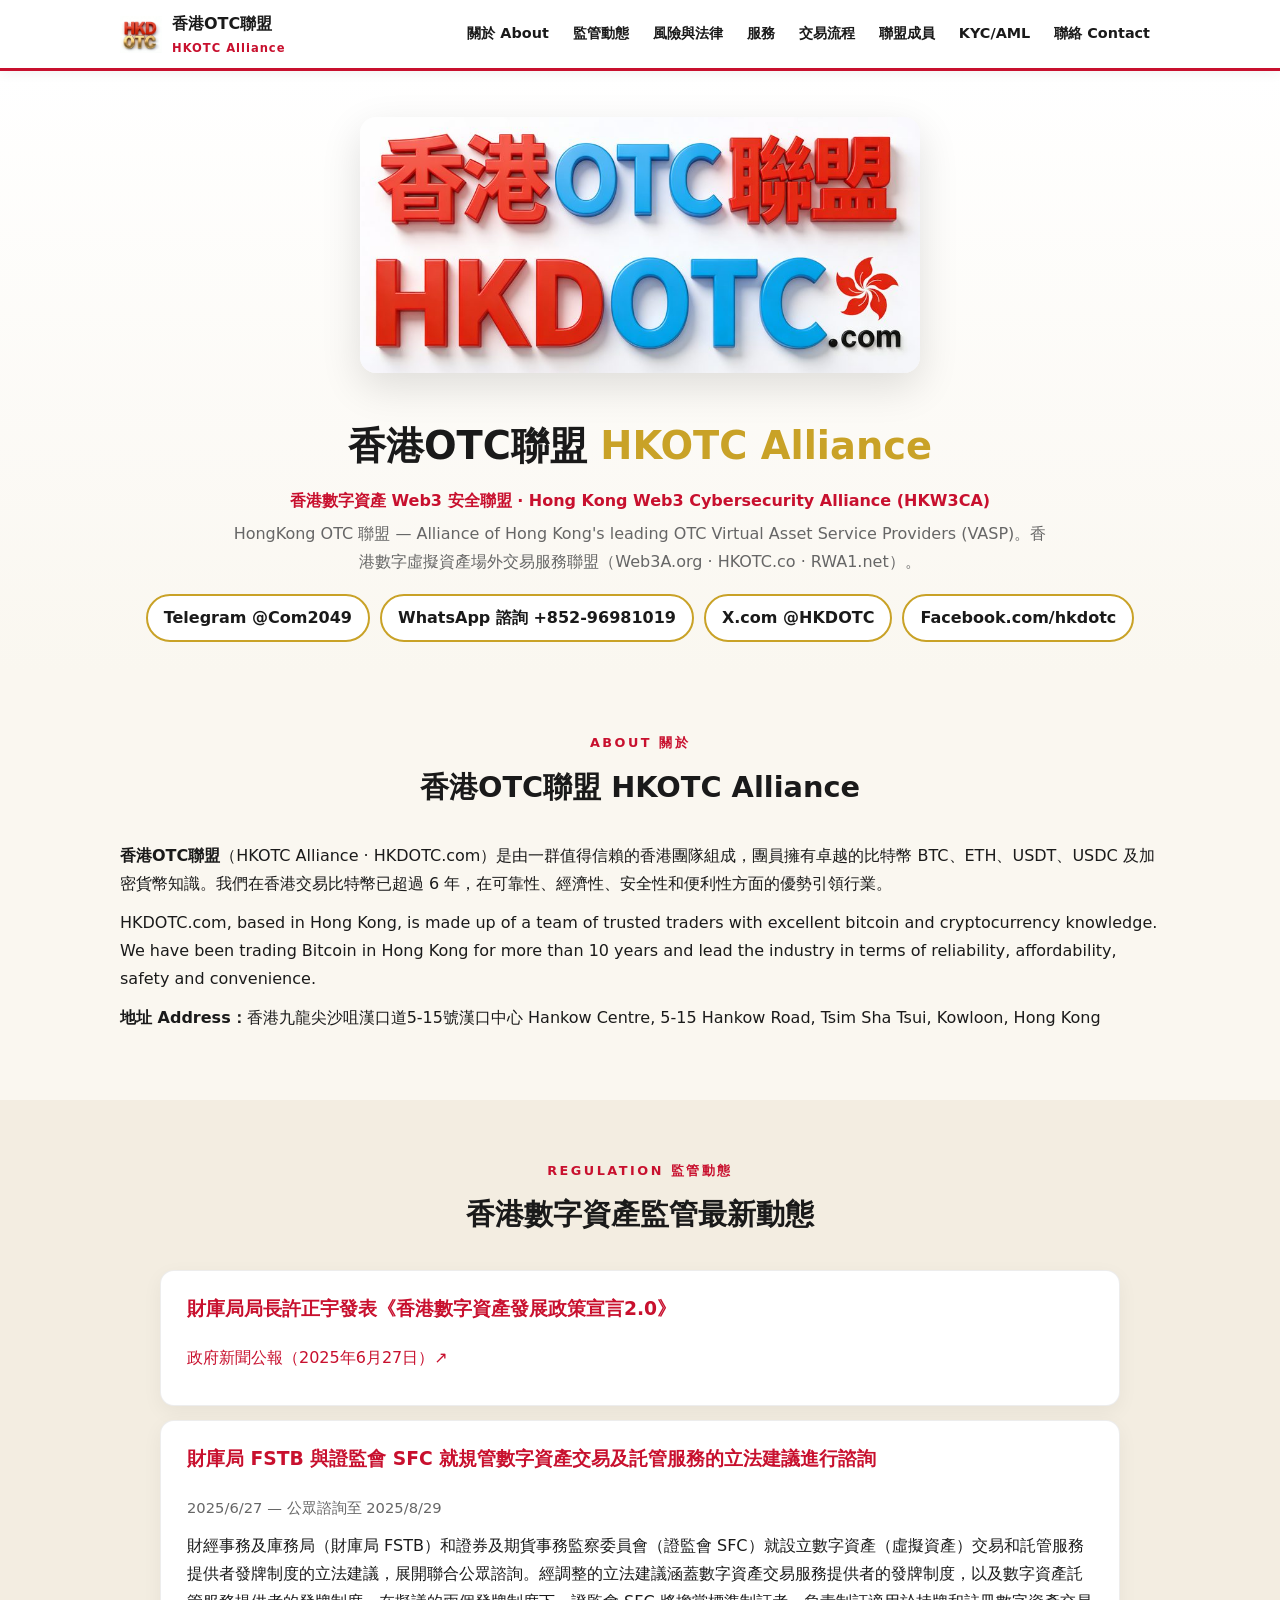
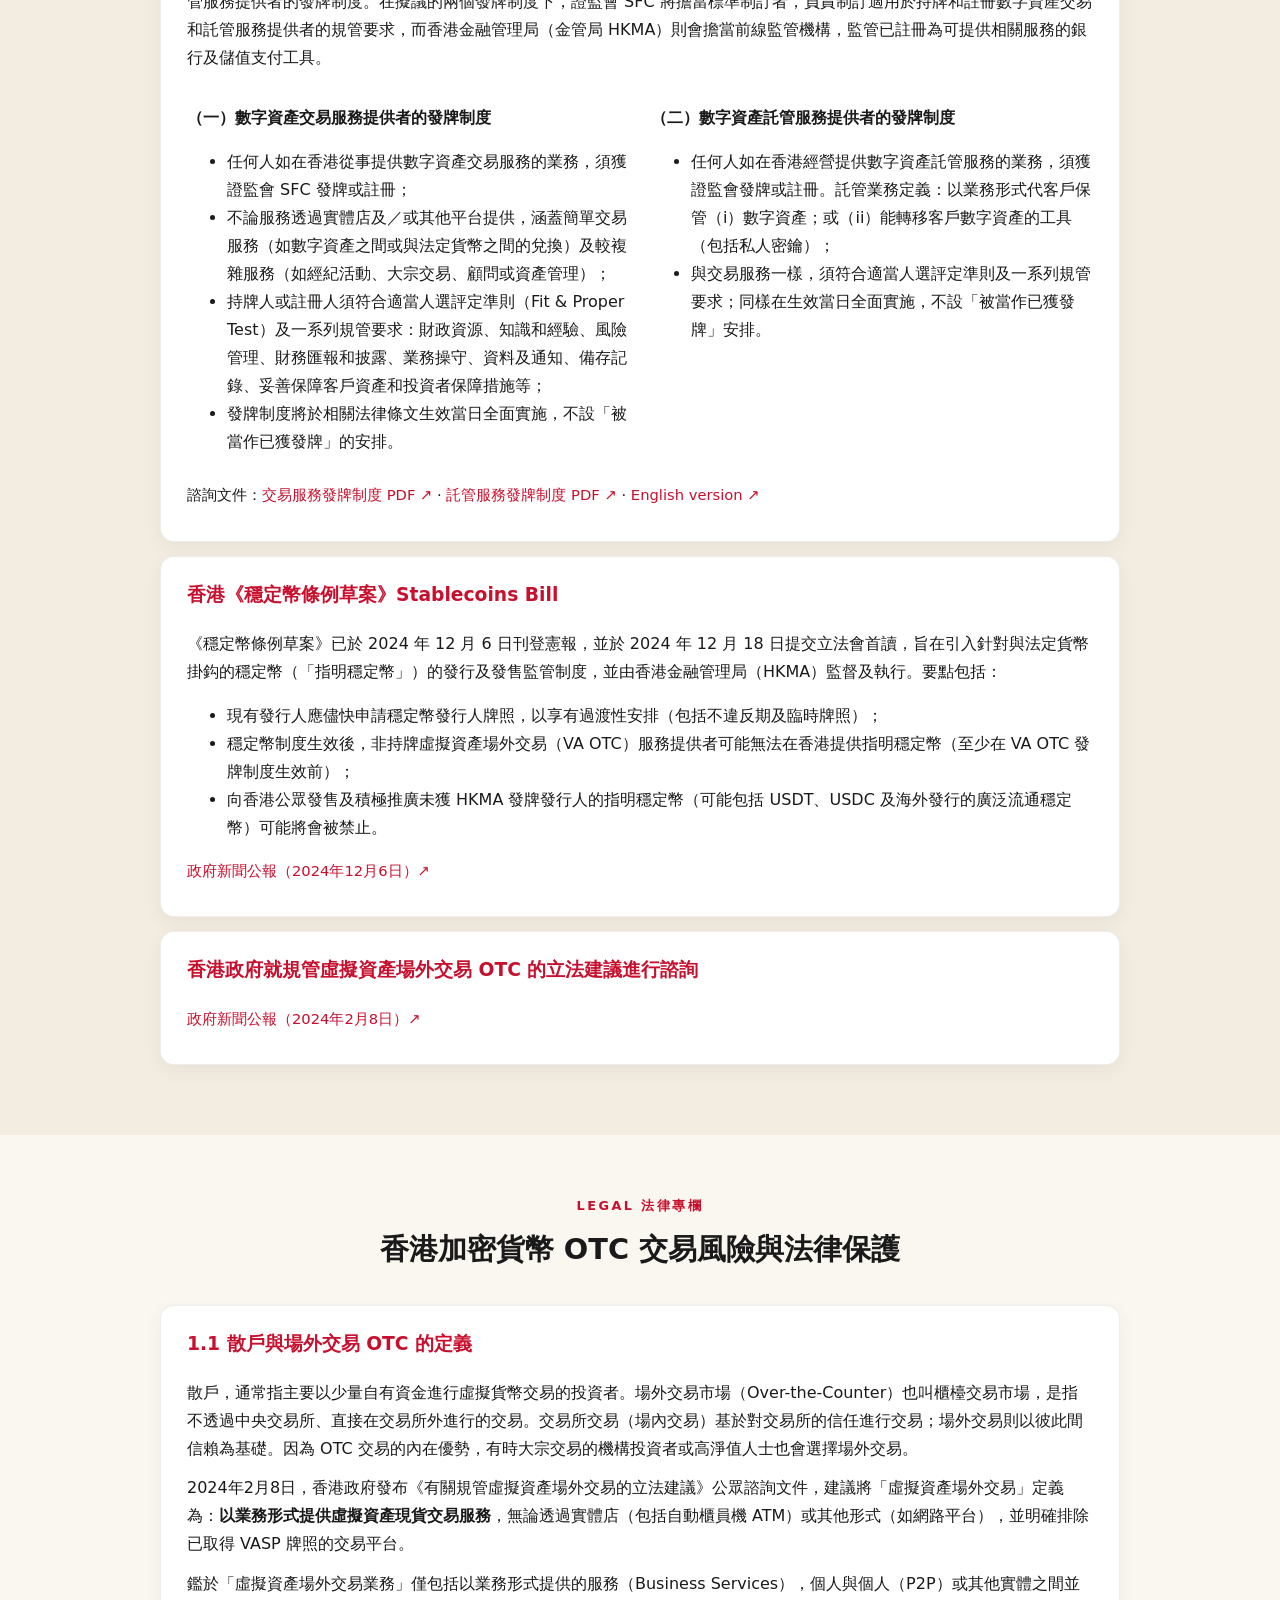
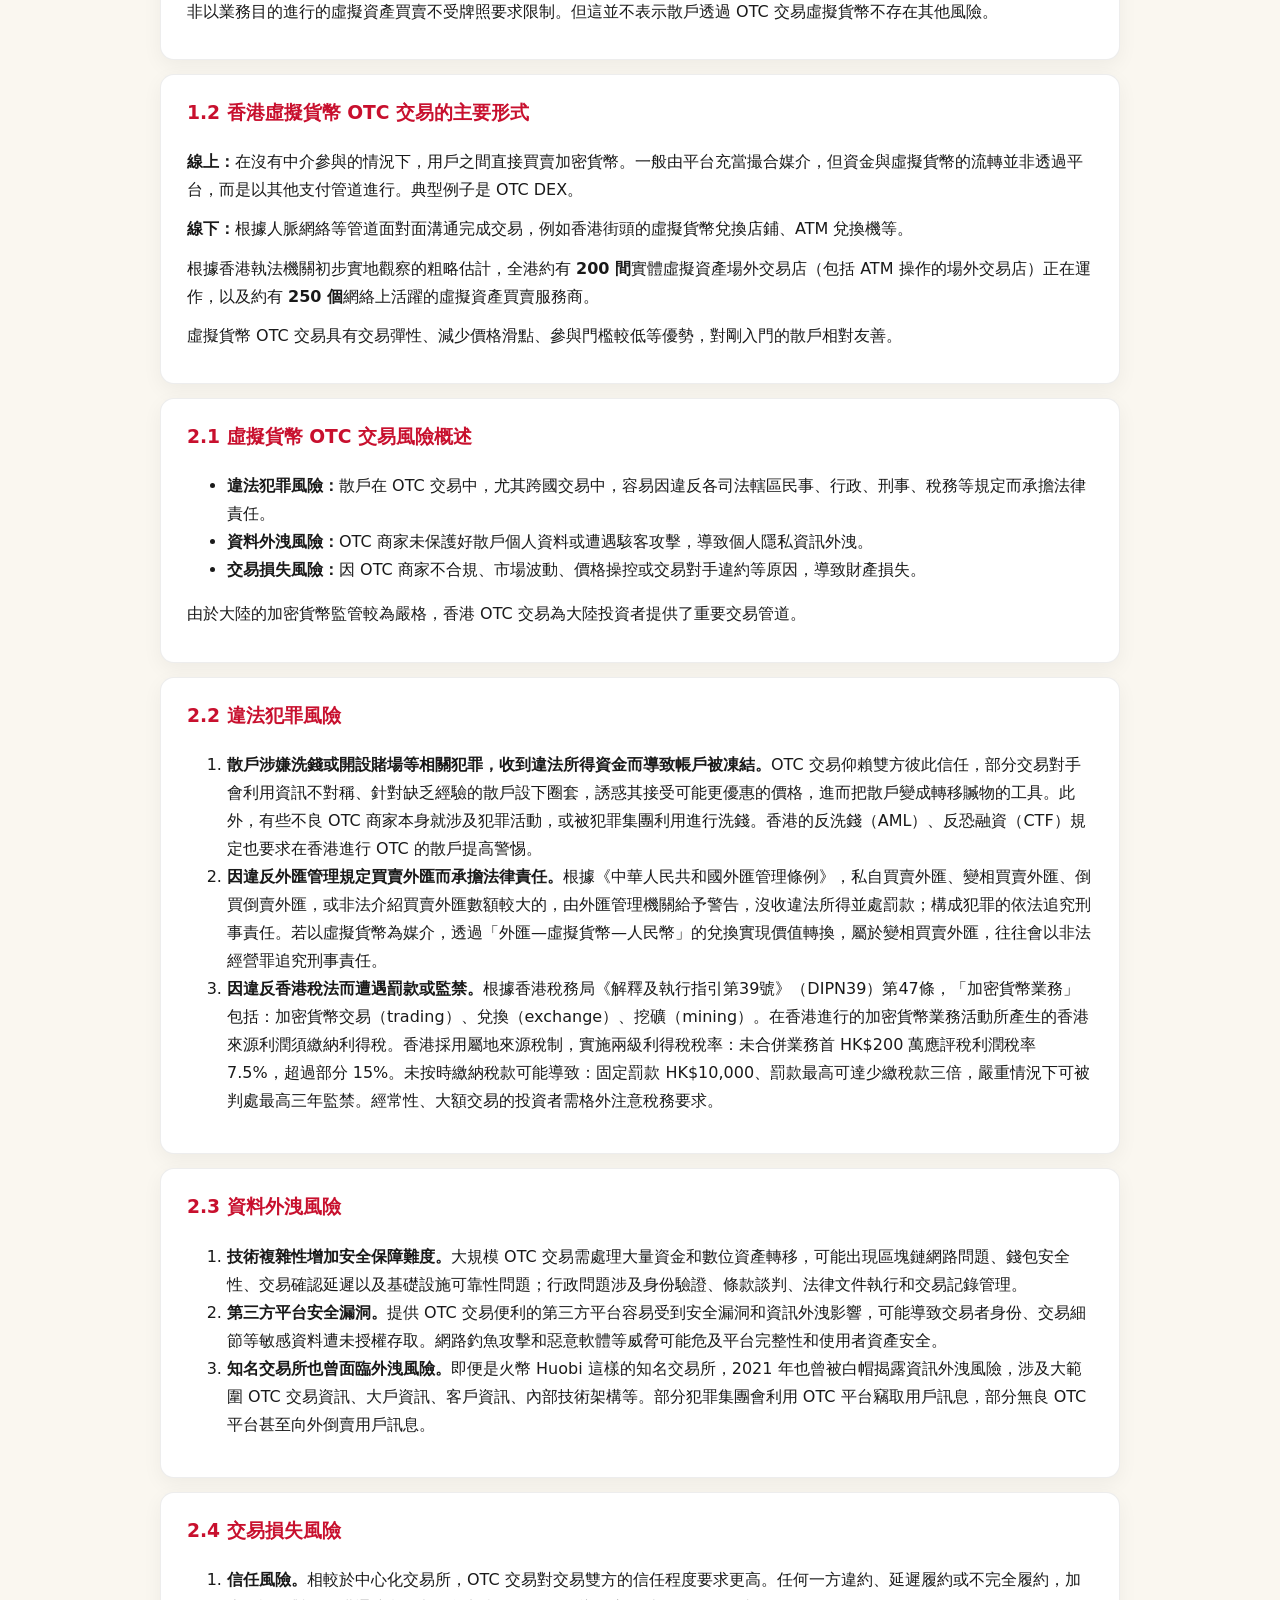
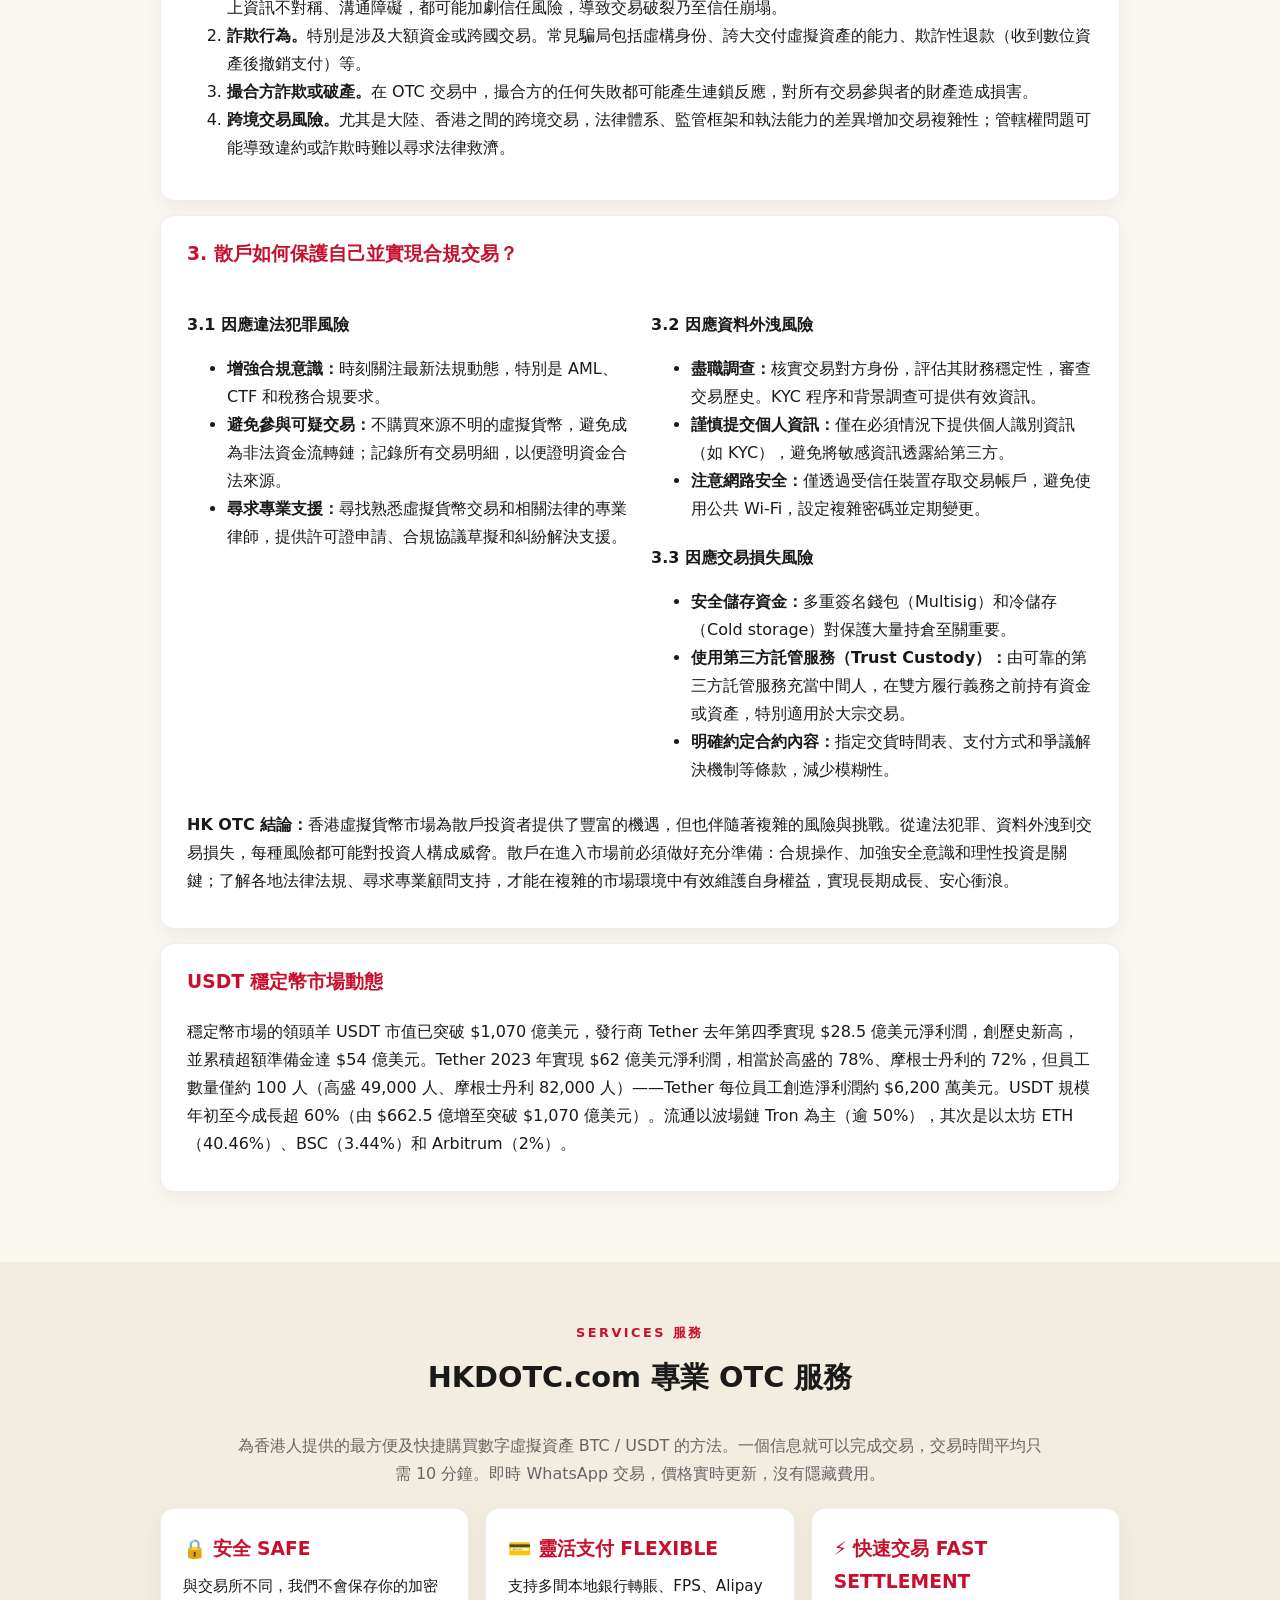
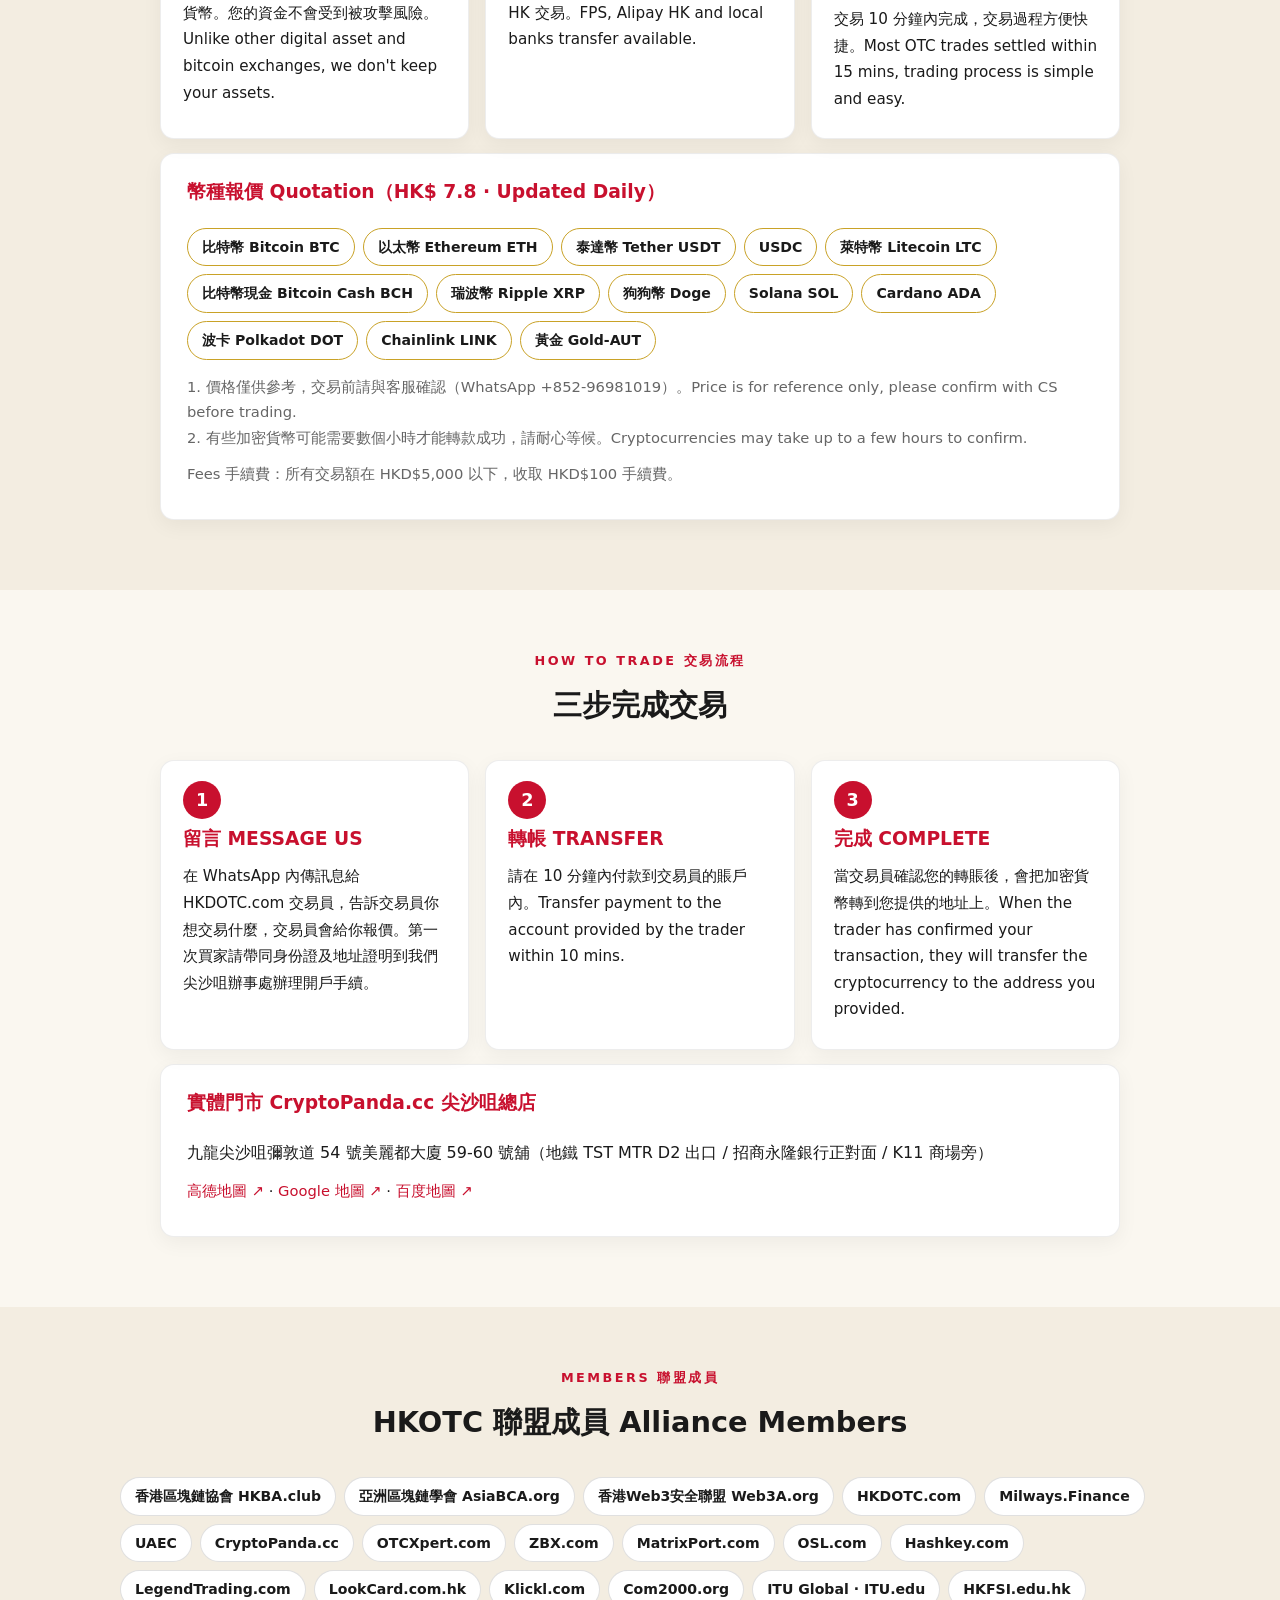
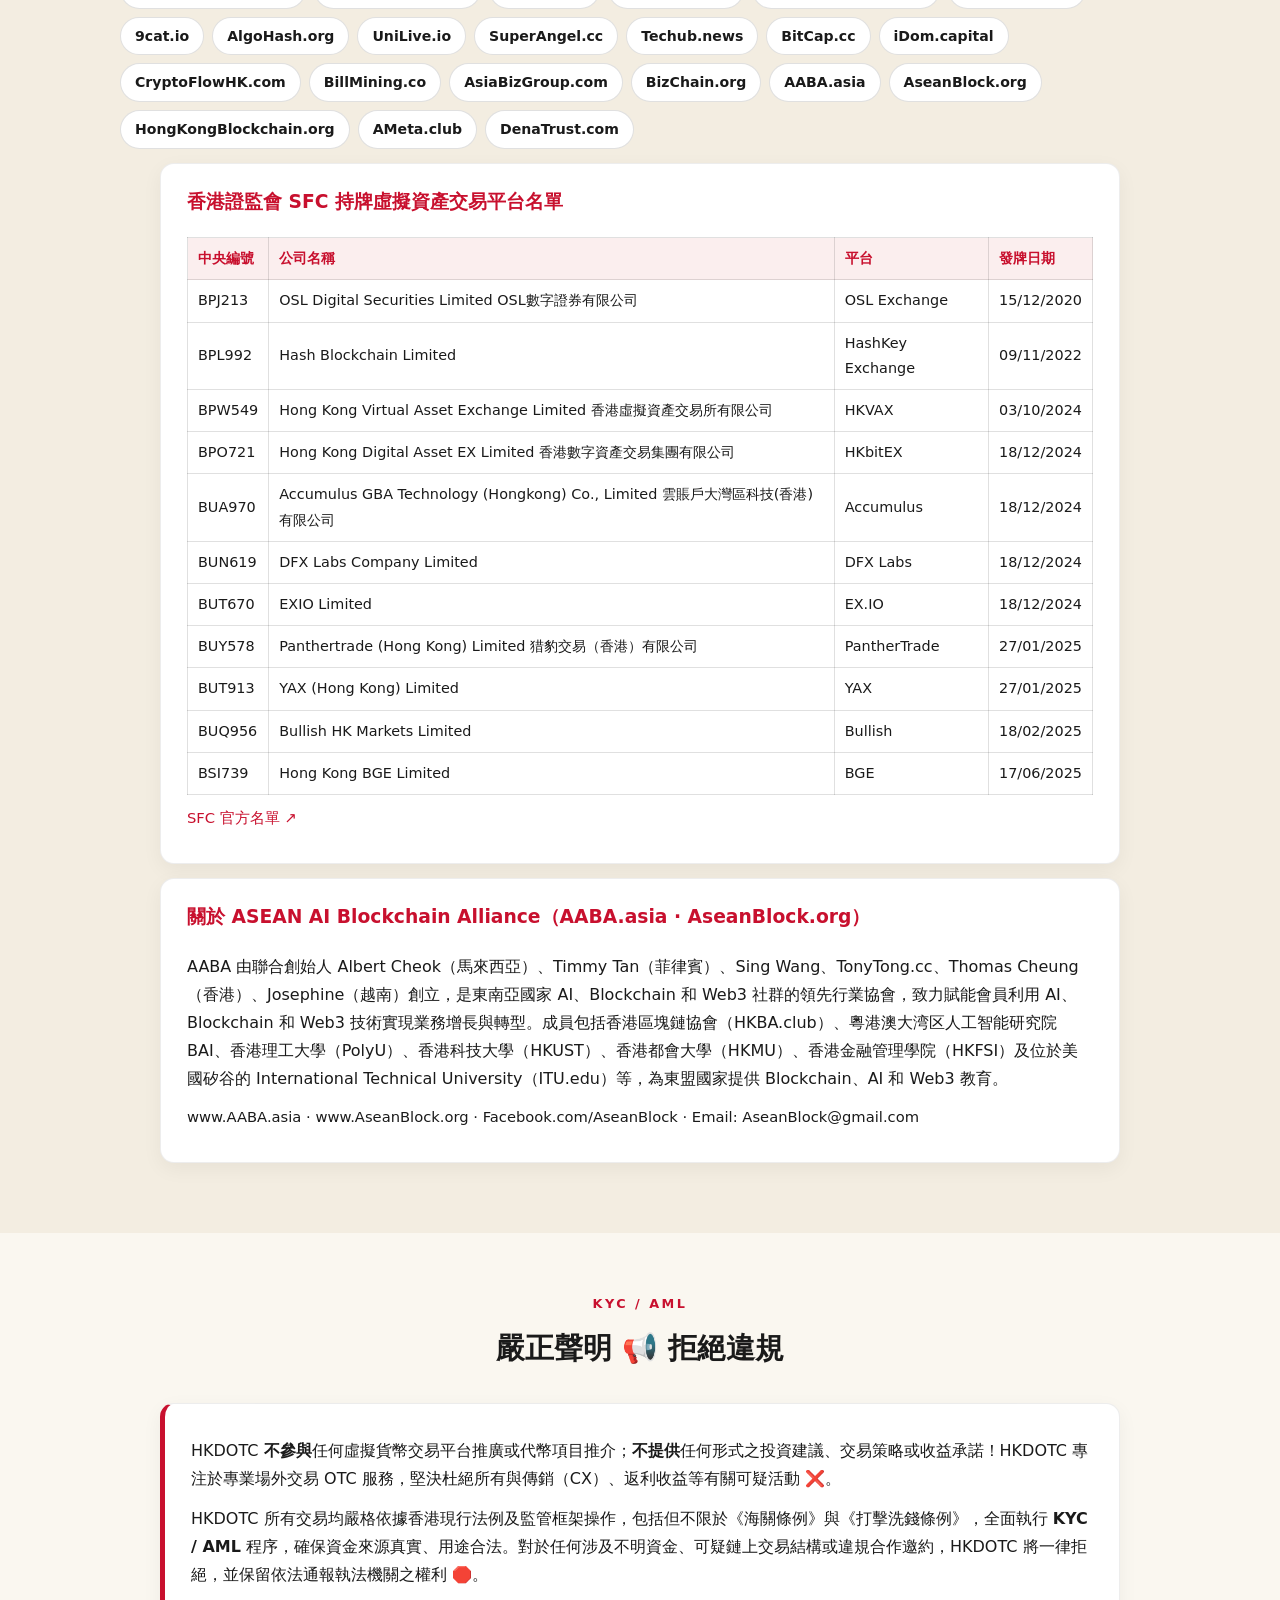
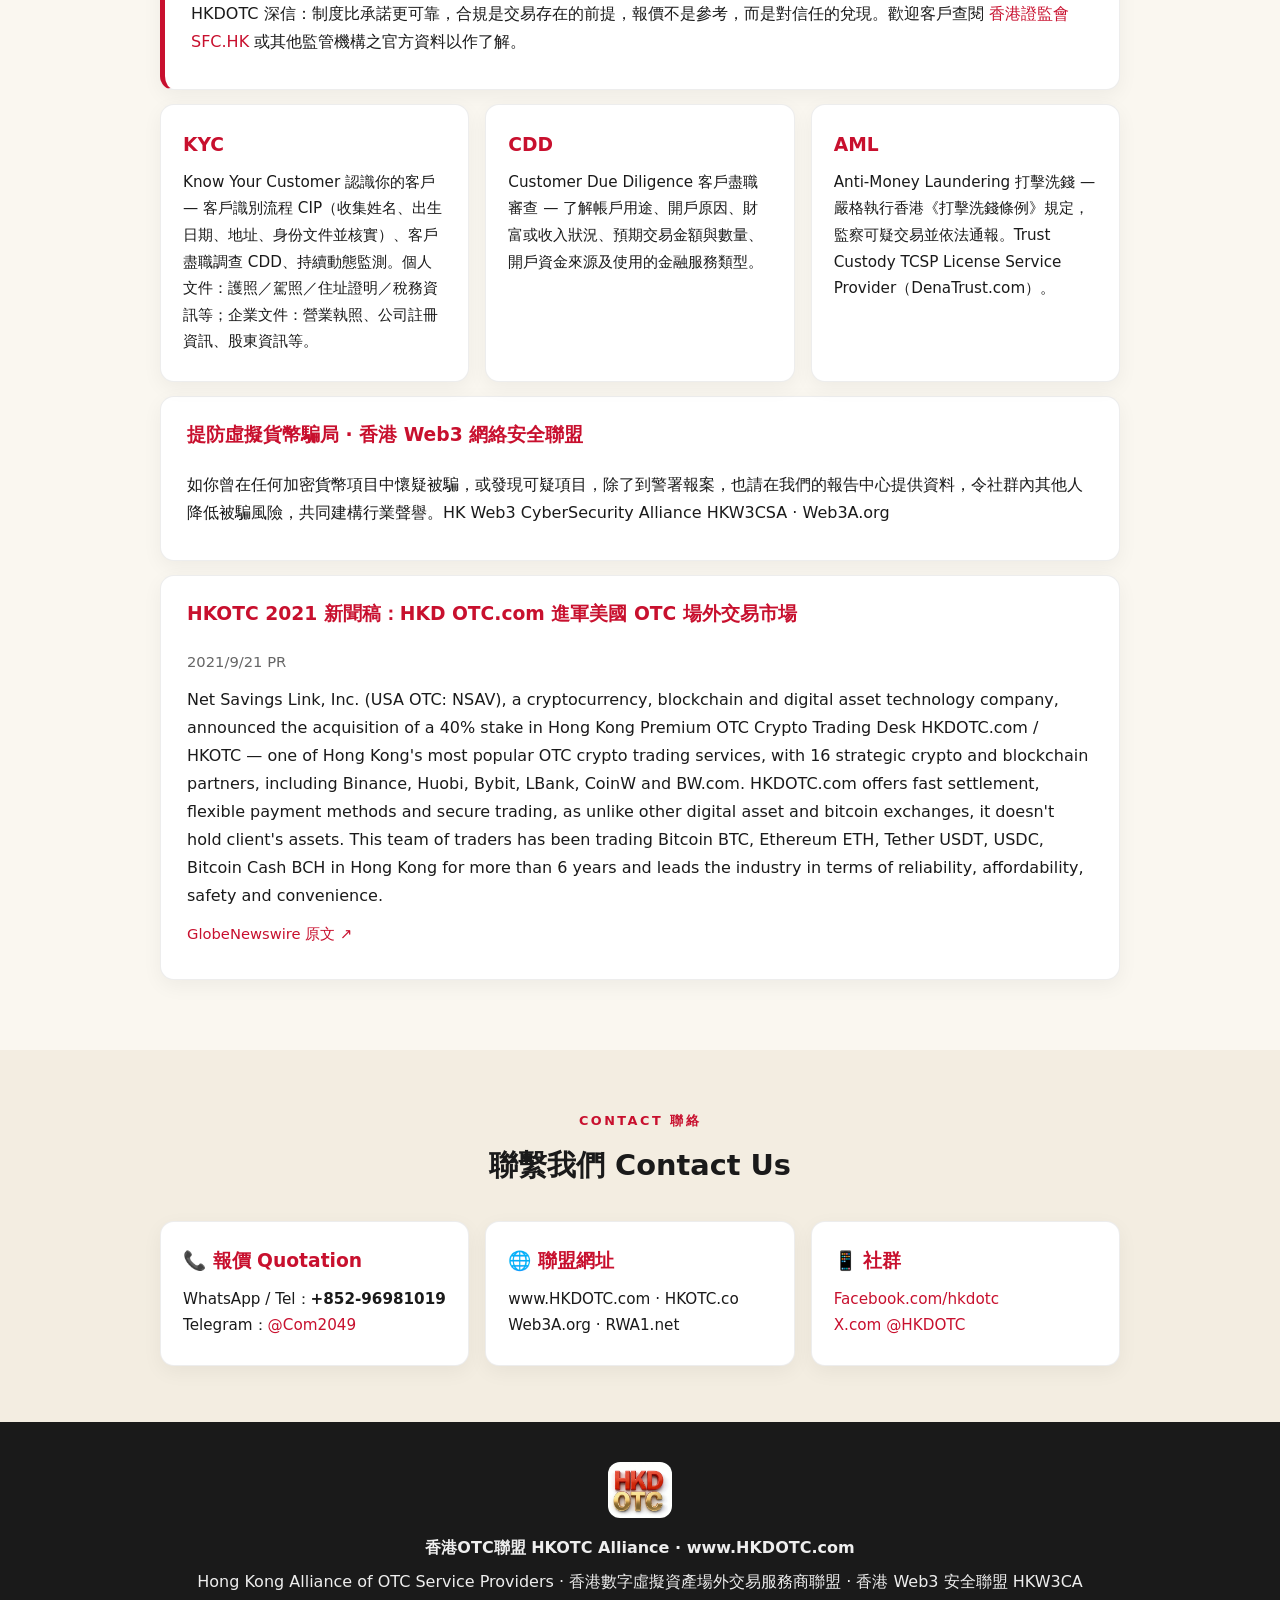
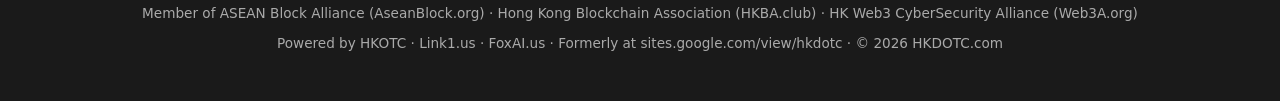
<file: index.html>
<!DOCTYPE html>
<html lang="zh-Hant">
<head>
<meta charset="UTF-8" />
<meta name="viewport" content="width=device-width, initial-scale=1.0" />
<title>香港OTC聯盟 HKOTC Alliance — 香港數字資產 Web3 安全聯盟 | HKDOTC.com</title>
<meta name="description" content="香港OTC聯盟 HKDOTC.com — 香港數字虛擬資產場外交易(OTC)服務商聯盟、香港Web3安全聯盟 HKW3CA。BTC/USDT/USDC 場外交易、KYC/AML 合規、SFC 監管動態。Hong Kong OTC Alliance for digital asset service providers." />
<meta property="og:title" content="香港OTC聯盟 HKOTC Alliance — HKDOTC.com" />
<meta property="og:description" content="香港數字虛擬資產場外交易服務商聯盟 · 香港 Web3 安全聯盟。Alliance of Hong Kong's leading OTC Virtual Asset Service Providers." />
<meta property="og:type" content="website" />
<meta property="og:url" content="https://hkdotc.com/" />
<meta property="og:image" content="https://hkdotc.com/assets/img/75d8f877d2.jpg" />
<meta property="og:site_name" content="HKDOTC.com 香港OTC聯盟" />
<link rel="canonical" href="https://hkdotc.com/" />
<link rel="icon" type="image/jpeg" href="assets/img/5bba947a49.jpg" />
<link rel="stylesheet" href="assets/css/style.css" />
<script type="application/ld+json">
{
  "@context": "https://schema.org",
  "@type": "Organization",
  "name": "香港OTC聯盟 HKOTC Alliance",
  "alternateName": "Hong Kong OTC Alliance",
  "url": "https://hkdotc.com/",
  "logo": "https://hkdotc.com/assets/img/5bba947a49.jpg",
  "description": "香港數字資產 Web3 安全聯盟 — Alliance of Hong Kong's leading OTC Virtual Asset Service Providers (VASP). HK Web3 Cybersecurity Alliance HKW3CA.",
  "address": {
    "@type": "PostalAddress",
    "streetAddress": "Hankow Centre, 5-15 Hankow Road",
    "addressLocality": "Tsim Sha Tsui, Kowloon",
    "addressCountry": "HK"
  },
  "sameAs": [
    "https://x.com/hkdotc",
    "https://Facebook.com/hkdotc",
    "https://t.me/com2049"
  ]
}
</script>
</head>
<body>
<header class="site-head">
  <div class="wrap">
    <a class="brand" href="#top"><img src="assets/img/5bba947a49.jpg" alt="HKDOTC.com 香港OTC聯盟 logo" /><span>香港OTC聯盟 <small>HKOTC Alliance</small></span></a>
    <nav class="main">
      <a href="#about">關於 About</a>
      <a href="#regulation">監管動態</a>
      <a href="#legal">風險與法律</a>
      <a href="#service">服務</a>
      <a href="#how">交易流程</a>
      <a href="#members">聯盟成員</a>
      <a href="#compliance">KYC/AML</a>
      <a href="#contact">聯絡 Contact</a>
    </nav>
  </div>
</header>
<main id="top">
<section class="hero">
  <div class="wrap">
    <img class="banner" src="assets/img/75d8f877d2.jpg" alt="香港OTC聯盟 HKDOTC.com" />
    <h1>香港OTC聯盟 <span class="en">HKOTC Alliance</span></h1>
    <p class="tagline">香港數字資產 Web3 安全聯盟 · Hong Kong Web3 Cybersecurity Alliance (HKW3CA)</p>
    <p class="sub">HongKong OTC 聯盟 — Alliance of Hong Kong's leading OTC Virtual Asset Service Providers (VASP)。香港數字虛擬資產場外交易服務聯盟（Web3A.org · HKOTC.co · RWA1.net）。</p>
    <div class="contact-chips">
      <a class="chip" href="https://t.me/com2049" target="_blank" rel="noopener">Telegram @Com2049</a>
      <a class="chip" href="https://wa.me/85296981019" target="_blank" rel="noopener">WhatsApp 諮詢 +852-96981019</a>
      <a class="chip" href="https://x.com/hkdotc" target="_blank" rel="noopener">X.com @HKDOTC</a>
      <a class="chip" href="https://Facebook.com/hkdotc" target="_blank" rel="noopener">Facebook.com/hkdotc</a>
    </div>
  </div>
</section>

<section class="section" id="about">
  <div class="wrap">
    <div class="sec-head"><span class="kicker">About 關於</span><h2>香港OTC聯盟 HKOTC Alliance</h2></div>
    <div class="bio">
      <p><b>香港OTC聯盟</b>（HKOTC Alliance · HKDOTC.com）是由一群值得信賴的香港團隊組成，團員擁有卓越的比特幣 BTC、ETH、USDT、USDC 及加密貨幣知識。我們在香港交易比特幣已超過 6 年，在可靠性、經濟性、安全性和便利性方面的優勢引領行業。</p>
      <p>HKDOTC.com, based in Hong Kong, is made up of a team of trusted traders with excellent bitcoin and cryptocurrency knowledge. We have been trading Bitcoin in Hong Kong for more than 10 years and lead the industry in terms of reliability, affordability, safety and convenience.</p>
      <p><b>地址 Address：</b>香港九龍尖沙咀漢口道5-15號漢口中心 Hankow Centre, 5-15 Hankow Road, Tsim Sha Tsui, Kowloon, Hong Kong</p>
    </div>
  </div>
</section>

<section class="section alt" id="regulation">
  <div class="wrap">
    <div class="sec-head"><span class="kicker">Regulation 監管動態</span><h2>香港數字資產監管最新動態</h2></div>
    <div class="card-wide">
      <h3>財庫局局長許正宇發表《香港數字資產發展政策宣言2.0》</h3>
      <p><a href="https://www.info.gov.hk/gia/general/202506/27/P2025062700368.htm" target="_blank" rel="noopener">政府新聞公報（2025年6月27日）↗</a></p>
    </div>
    <div class="card-wide">
      <h3>財庫局 FSTB 與證監會 SFC 就規管數字資產交易及託管服務的立法建議進行諮詢</h3>
      <p class="muted">2025/6/27 — 公眾諮詢至 2025/8/29</p>
      <p>財經事務及庫務局（財庫局 FSTB）和證券及期貨事務監察委員會（證監會 SFC）就設立數字資產（虛擬資產）交易和託管服務提供者發牌制度的立法建議，展開聯合公眾諮詢。經調整的立法建議涵蓋數字資產交易服務提供者的發牌制度，以及數字資產託管服務提供者的發牌制度。在擬議的兩個發牌制度下，證監會 SFC 將擔當標準制訂者，負責制訂適用於持牌和註冊數字資產交易和託管服務提供者的規管要求，而香港金融管理局（金管局 HKMA）則會擔當前線監管機構，監管已註冊為可提供相關服務的銀行及儲值支付工具。</p>
      <div class="two-col">
        <div>
          <h4>（一）數字資產交易服務提供者的發牌制度</h4>
          <ul>
            <li>任何人如在香港從事提供數字資產交易服務的業務，須獲證監會 SFC 發牌或註冊；</li>
            <li>不論服務透過實體店及／或其他平台提供，涵蓋簡單交易服務（如數字資產之間或與法定貨幣之間的兌換）及較複雜服務（如經紀活動、大宗交易、顧問或資產管理）；</li>
            <li>持牌人或註冊人須符合適當人選評定準則（Fit &amp; Proper Test）及一系列規管要求：財政資源、知識和經驗、風險管理、財務匯報和披露、業務操守、資料及通知、備存記錄、妥善保障客戶資產和投資者保障措施等；</li>
            <li>發牌制度將於相關法律條文生效當日全面實施，不設「被當作已獲發牌」的安排。</li>
          </ul>
        </div>
        <div>
          <h4>（二）數字資產託管服務提供者的發牌制度</h4>
          <ul>
            <li>任何人如在香港經營提供數字資產託管服務的業務，須獲證監會發牌或註冊。託管業務定義：以業務形式代客戶保管（i）數字資產；或（ii）能轉移客戶數字資產的工具（包括私人密鑰）；</li>
            <li>與交易服務一樣，須符合適當人選評定準則及一系列規管要求；同樣在生效當日全面實施，不設「被當作已獲發牌」安排。</li>
          </ul>
        </div>
      </div>
      <p class="refs">諮詢文件：<a href="https://www.fstb.gov.hk/fsb/tc/publication/consult/doc/VADEALING_consultation_paper_tc.pdf" target="_blank" rel="noopener">交易服務發牌制度 PDF ↗</a> · <a href="https://www.fstb.gov.hk/fsb/tc/publication/consult/doc/VACUSTODY_consultation_paper_tc.pdf" target="_blank" rel="noopener">託管服務發牌制度 PDF ↗</a> · <a href="https://www.info.gov.hk/gia/general/202506/27/P2025062700385p.htm" target="_blank" rel="noopener">English version ↗</a></p>
    </div>
    <div class="card-wide">
      <h3>香港《穩定幣條例草案》Stablecoins Bill</h3>
      <p>《穩定幣條例草案》已於 2024 年 12 月 6 日刊登憲報，並於 2024 年 12 月 18 日提交立法會首讀，旨在引入針對與法定貨幣掛鈎的穩定幣（「指明穩定幣」）的發行及發售監管制度，並由香港金融管理局（HKMA）監督及執行。要點包括：</p>
      <ul>
        <li>現有發行人應儘快申請穩定幣發行人牌照，以享有過渡性安排（包括不違反期及臨時牌照）；</li>
        <li>穩定幣制度生效後，非持牌虛擬資產場外交易（VA OTC）服務提供者可能無法在香港提供指明穩定幣（至少在 VA OTC 發牌制度生效前）；</li>
        <li>向香港公眾發售及積極推廣未獲 HKMA 發牌發行人的指明穩定幣（可能包括 USDT、USDC 及海外發行的廣泛流通穩定幣）可能將會被禁止。</li>
      </ul>
      <p class="refs"><a href="https://www.info.gov.hk/gia/general/202412/06/P2024120500422.htm" target="_blank" rel="noopener">政府新聞公報（2024年12月6日）↗</a></p>
    </div>
    <div class="card-wide">
      <h3>香港政府就規管虛擬資產場外交易 OTC 的立法建議進行諮詢</h3>
      <p class="refs"><a href="https://www.info.gov.hk/gia/general/202402/08/P2024020800237.htm" target="_blank" rel="noopener">政府新聞公報（2024年2月8日）↗</a></p>
    </div>
  </div>
</section>

<section class="section" id="legal">
  <div class="wrap">
    <div class="sec-head"><span class="kicker">Legal 法律專欄</span><h2>香港加密貨幣 OTC 交易風險與法律保護</h2></div>
    <div class="card-wide">
      <h3>1.1 散戶與場外交易 OTC 的定義</h3>
      <p>散戶，通常指主要以少量自有資金進行虛擬貨幣交易的投資者。場外交易市場（Over-the-Counter）也叫櫃檯交易市場，是指不透過中央交易所、直接在交易所外進行的交易。交易所交易（場內交易）基於對交易所的信任進行交易；場外交易則以彼此間信賴為基礎。因為 OTC 交易的內在優勢，有時大宗交易的機構投資者或高淨值人士也會選擇場外交易。</p>
      <p>2024年2月8日，香港政府發布《有關規管虛擬資產場外交易的立法建議》公眾諮詢文件，建議將「虛擬資產場外交易」定義為：<b>以業務形式提供虛擬資產現貨交易服務</b>，無論透過實體店（包括自動櫃員機 ATM）或其他形式（如網路平台），並明確排除已取得 VASP 牌照的交易平台。</p>
      <p>鑑於「虛擬資產場外交易業務」僅包括以業務形式提供的服務（Business Services），個人與個人（P2P）或其他實體之間並非以業務目的進行的虛擬資產買賣不受牌照要求限制。但這並不表示散戶透過 OTC 交易虛擬貨幣不存在其他風險。</p>
    </div>
    <div class="card-wide">
      <h3>1.2 香港虛擬貨幣 OTC 交易的主要形式</h3>
      <p><b>線上：</b>在沒有中介參與的情況下，用戶之間直接買賣加密貨幣。一般由平台充當撮合媒介，但資金與虛擬貨幣的流轉並非透過平台，而是以其他支付管道進行。典型例子是 OTC DEX。</p>
      <p><b>線下：</b>根據人脈網絡等管道面對面溝通完成交易，例如香港街頭的虛擬貨幣兌換店鋪、ATM 兌換機等。</p>
      <p>根據香港執法機關初步實地觀察的粗略估計，全港約有 <b>200 間</b>實體虛擬資產場外交易店（包括 ATM 操作的場外交易店）正在運作，以及約有 <b>250 個</b>網絡上活躍的虛擬資產買賣服務商。</p>
      <p>虛擬貨幣 OTC 交易具有交易彈性、減少價格滑點、參與門檻較低等優勢，對剛入門的散戶相對友善。</p>
    </div>
    <div class="card-wide">
      <h3>2.1 虛擬貨幣 OTC 交易風險概述</h3>
      <ul>
        <li><b>違法犯罪風險：</b>散戶在 OTC 交易中，尤其跨國交易中，容易因違反各司法轄區民事、行政、刑事、稅務等規定而承擔法律責任。</li>
        <li><b>資料外洩風險：</b>OTC 商家未保護好散戶個人資料或遭遇駭客攻擊，導致個人隱私資訊外洩。</li>
        <li><b>交易損失風險：</b>因 OTC 商家不合規、市場波動、價格操控或交易對手違約等原因，導致財產損失。</li>
      </ul>
      <p>由於大陸的加密貨幣監管較為嚴格，香港 OTC 交易為大陸投資者提供了重要交易管道。</p>
    </div>
    <div class="card-wide">
      <h3>2.2 違法犯罪風險</h3>
      <ol>
        <li><b>散戶涉嫌洗錢或開設賭場等相關犯罪，收到違法所得資金而導致帳戶被凍結。</b>OTC 交易仰賴雙方彼此信任，部分交易對手會利用資訊不對稱、針對缺乏經驗的散戶設下圈套，誘惑其接受可能更優惠的價格，進而把散戶變成轉移贓物的工具。此外，有些不良 OTC 商家本身就涉及犯罪活動，或被犯罪集團利用進行洗錢。香港的反洗錢（AML）、反恐融資（CTF）規定也要求在香港進行 OTC 的散戶提高警惕。</li>
        <li><b>因違反外匯管理規定買賣外匯而承擔法律責任。</b>根據《中華人民共和國外匯管理條例》，私自買賣外匯、變相買賣外匯、倒買倒賣外匯，或非法介紹買賣外匯數額較大的，由外匯管理機關給予警告，沒收違法所得並處罰款；構成犯罪的依法追究刑事責任。若以虛擬貨幣為媒介，透過「外匯—虛擬貨幣—人民幣」的兌換實現價值轉換，屬於變相買賣外匯，往往會以非法經營罪追究刑事責任。</li>
        <li><b>因違反香港稅法而遭遇罰款或監禁。</b>根據香港稅務局《解釋及執行指引第39號》（DIPN39）第47條，「加密貨幣業務」包括：加密貨幣交易（trading）、兌換（exchange）、挖礦（mining）。在香港進行的加密貨幣業務活動所產生的香港來源利潤須繳納利得稅。香港採用屬地來源稅制，實施兩級利得稅稅率：未合併業務首 HK$200 萬應評稅利潤稅率 7.5%，超過部分 15%。未按時繳納稅款可能導致：固定罰款 HK$10,000、罰款最高可達少繳稅款三倍，嚴重情況下可被判處最高三年監禁。經常性、大額交易的投資者需格外注意稅務要求。</li>
      </ol>
    </div>
    <div class="card-wide">
      <h3>2.3 資料外洩風險</h3>
      <ol>
        <li><b>技術複雜性增加安全保障難度。</b>大規模 OTC 交易需處理大量資金和數位資產轉移，可能出現區塊鏈網路問題、錢包安全性、交易確認延遲以及基礎設施可靠性問題；行政問題涉及身份驗證、條款談判、法律文件執行和交易記錄管理。</li>
        <li><b>第三方平台安全漏洞。</b>提供 OTC 交易便利的第三方平台容易受到安全漏洞和資訊外洩影響，可能導致交易者身份、交易細節等敏感資料遭未授權存取。網路釣魚攻擊和惡意軟體等威脅可能危及平台完整性和使用者資產安全。</li>
        <li><b>知名交易所也曾面臨外洩風險。</b>即便是火幣 Huobi 這樣的知名交易所，2021 年也曾被白帽揭露資訊外洩風險，涉及大範圍 OTC 交易資訊、大戶資訊、客戶資訊、內部技術架構等。部分犯罪集團會利用 OTC 平台竊取用戶訊息，部分無良 OTC 平台甚至向外倒賣用戶訊息。</li>
      </ol>
    </div>
    <div class="card-wide">
      <h3>2.4 交易損失風險</h3>
      <ol>
        <li><b>信任風險。</b>相較於中心化交易所，OTC 交易對交易雙方的信任程度要求更高。任何一方違約、延遲履約或不完全履約，加上資訊不對稱、溝通障礙，都可能加劇信任風險，導致交易破裂乃至信任崩塌。</li>
        <li><b>詐欺行為。</b>特別是涉及大額資金或跨國交易。常見騙局包括虛構身份、誇大交付虛擬資產的能力、欺詐性退款（收到數位資產後撤銷支付）等。</li>
        <li><b>撮合方詐欺或破產。</b>在 OTC 交易中，撮合方的任何失敗都可能產生連鎖反應，對所有交易參與者的財產造成損害。</li>
        <li><b>跨境交易風險。</b>尤其是大陸、香港之間的跨境交易，法律體系、監管框架和執法能力的差異增加交易複雜性；管轄權問題可能導致違約或詐欺時難以尋求法律救濟。</li>
      </ol>
    </div>
    <div class="card-wide">
      <h3>3. 散戶如何保護自己並實現合規交易？</h3>
      <div class="two-col">
        <div>
          <h4>3.1 因應違法犯罪風險</h4>
          <ul>
            <li><b>增強合規意識：</b>時刻關注最新法規動態，特別是 AML、CTF 和稅務合規要求。</li>
            <li><b>避免參與可疑交易：</b>不購買來源不明的虛擬貨幣，避免成為非法資金流轉鏈；記錄所有交易明細，以便證明資金合法來源。</li>
            <li><b>尋求專業支援：</b>尋找熟悉虛擬貨幣交易和相關法律的專業律師，提供許可證申請、合規協議草擬和糾紛解決支援。</li>
          </ul>
        </div>
        <div>
          <h4>3.2 因應資料外洩風險</h4>
          <ul>
            <li><b>盡職調查：</b>核實交易對方身份，評估其財務穩定性，審查交易歷史。KYC 程序和背景調查可提供有效資訊。</li>
            <li><b>謹慎提交個人資訊：</b>僅在必須情況下提供個人識別資訊（如 KYC），避免將敏感資訊透露給第三方。</li>
            <li><b>注意網路安全：</b>僅透過受信任裝置存取交易帳戶，避免使用公共 Wi-Fi，設定複雜密碼並定期變更。</li>
          </ul>
          <h4>3.3 因應交易損失風險</h4>
          <ul>
            <li><b>安全儲存資金：</b>多重簽名錢包（Multisig）和冷儲存（Cold storage）對保護大量持倉至關重要。</li>
            <li><b>使用第三方託管服務（Trust Custody）：</b>由可靠的第三方託管服務充當中間人，在雙方履行義務之前持有資金或資產，特別適用於大宗交易。</li>
            <li><b>明確約定合約內容：</b>指定交貨時間表、支付方式和爭議解決機制等條款，減少模糊性。</li>
          </ul>
        </div>
      </div>
      <p><b>HK OTC 結論：</b>香港虛擬貨幣市場為散戶投資者提供了豐富的機遇，但也伴隨著複雜的風險與挑戰。從違法犯罪、資料外洩到交易損失，每種風險都可能對投資人構成威脅。散戶在進入市場前必須做好充分準備：合規操作、加強安全意識和理性投資是關鍵；了解各地法律法規、尋求專業顧問支持，才能在複雜的市場環境中有效維護自身權益，實現長期成長、安心衝浪。</p>
    </div>
    <div class="card-wide">
      <h3>USDT 穩定幣市場動態</h3>
      <p>穩定幣市場的領頭羊 USDT 市值已突破 $1,070 億美元，發行商 Tether 去年第四季實現 $28.5 億美元淨利潤，創歷史新高，並累積超額準備金達 $54 億美元。Tether 2023 年實現 $62 億美元淨利潤，相當於高盛的 78%、摩根士丹利的 72%，但員工數量僅約 100 人（高盛 49,000 人、摩根士丹利 82,000 人）——Tether 每位員工創造淨利潤約 $6,200 萬美元。USDT 規模年初至今成長超 60%（由 $662.5 億增至突破 $1,070 億美元）。流通以波場鏈 Tron 為主（逾 50%），其次是以太坊 ETH（40.46%）、BSC（3.44%）和 Arbitrum（2%）。</p>
    </div>
  </div>
</section>

<section class="section alt" id="service">
  <div class="wrap">
    <div class="sec-head"><span class="kicker">Services 服務</span><h2>HKDOTC.com 專業 OTC 服務</h2></div>
    <p class="center-note">為香港人提供的最方便及快捷購買數字虛擬資產 BTC / USDT 的方法。一個信息就可以完成交易，交易時間平均只需 10 分鐘。即時 WhatsApp 交易，價格實時更新，沒有隱藏費用。</p>
    <div class="grid3">
      <div class="card"><h3>🔒 安全 SAFE</h3><p>與交易所不同，我們不會保存你的加密貨幣。您的資金不會受到被攻擊風險。Unlike other digital asset and bitcoin exchanges, we don't keep your assets.</p></div>
      <div class="card"><h3>💳 靈活支付 FLEXIBLE</h3><p>支持多間本地銀行轉賬、FPS、Alipay HK 交易。FPS, Alipay HK and local banks transfer available.</p></div>
      <div class="card"><h3>⚡ 快速交易 FAST SETTLEMENT</h3><p>交易 10 分鐘內完成，交易過程方便快捷。Most OTC trades settled within 15 mins, trading process is simple and easy.</p></div>
    </div>
    <div class="card-wide">
      <h3>幣種報價 Quotation（HK$ 7.8 · Updated Daily）</h3>
      <div class="coin-tags">
        <span>比特幣 Bitcoin BTC</span><span>以太幣 Ethereum ETH</span><span>泰達幣 Tether USDT</span><span>USDC</span>
        <span>萊特幣 Litecoin LTC</span><span>比特幣現金 Bitcoin Cash BCH</span><span>瑞波幣 Ripple XRP</span><span>狗狗幣 Doge</span>
        <span>Solana SOL</span><span>Cardano ADA</span><span>波卡 Polkadot DOT</span><span>Chainlink LINK</span><span>黃金 Gold-AUT</span>
      </div>
      <p class="muted">1. 價格僅供參考，交易前請與客服確認（WhatsApp +852-96981019）。Price is for reference only, please confirm with CS before trading.<br>2. 有些加密貨幣可能需要數個小時才能轉款成功，請耐心等候。Cryptocurrencies may take up to a few hours to confirm.</p>
      <p class="muted">Fees 手續費：所有交易額在 HKD$5,000 以下，收取 HKD$100 手續費。</p>
    </div>
  </div>
</section>

<section class="section" id="how">
  <div class="wrap">
    <div class="sec-head"><span class="kicker">How to Trade 交易流程</span><h2>三步完成交易</h2></div>
    <div class="grid3">
      <div class="card"><span class="step">1</span><h3>留言 MESSAGE US</h3><p>在 WhatsApp 內傳訊息給 HKDOTC.com 交易員，告訴交易員你想交易什麼，交易員會給你報價。第一次買家請帶同身份證及地址證明到我們尖沙咀辦事處辦理開戶手續。</p></div>
      <div class="card"><span class="step">2</span><h3>轉帳 TRANSFER</h3><p>請在 10 分鐘內付款到交易員的賬戶內。Transfer payment to the account provided by the trader within 10 mins.</p></div>
      <div class="card"><span class="step">3</span><h3>完成 COMPLETE</h3><p>當交易員確認您的轉賬後，會把加密貨幣轉到您提供的地址上。When the trader has confirmed your transaction, they will transfer the cryptocurrency to the address you provided.</p></div>
    </div>
    <div class="card-wide">
      <h3>實體門市 CryptoPanda.cc 尖沙咀總店</h3>
      <p>九龍尖沙咀彌敦道 54 號美麗都大廈 59-60 號舖（地鐵 TST MTR D2 出口 / 招商永隆銀行正對面 / K11 商場旁）</p>
      <p class="refs"><a href="https://surl.amap.com/gNX8JnW1gfIW" target="_blank" rel="noopener">高德地圖 ↗</a> · <a href="https://maps.app.goo.gl/S1iUyGTiBeyRTPDs9" target="_blank" rel="noopener">Google 地圖 ↗</a> · <a href="https://j.map.baidu.com/17/k1ri" target="_blank" rel="noopener">百度地圖 ↗</a></p>
    </div>
  </div>
</section>

<section class="section alt" id="members">
  <div class="wrap">
    <div class="sec-head"><span class="kicker">Members 聯盟成員</span><h2>HKOTC 聯盟成員 Alliance Members</h2></div>
    <div class="member-tags">
      <span>香港區塊鏈協會 HKBA.club</span><span>亞洲區塊鏈學會 AsiaBCA.org</span><span>香港Web3安全聯盟 Web3A.org</span>
      <span>HKDOTC.com</span><span>Milways.Finance</span><span>UAEC</span><span>CryptoPanda.cc</span><span>OTCXpert.com</span>
      <span>ZBX.com</span><span>MatrixPort.com</span><span>OSL.com</span><span>Hashkey.com</span><span>LegendTrading.com</span>
      <span>LookCard.com.hk</span><span>Klickl.com</span><span>Com2000.org</span><span>ITU Global · ITU.edu</span>
      <span>HKFSI.edu.hk</span><span>9cat.io</span><span>AlgoHash.org</span><span>UniLive.io</span><span>SuperAngel.cc</span>
      <span>Techub.news</span><span>BitCap.cc</span><span>iDom.capital</span><span>CryptoFlowHK.com</span>
      <span>BillMining.co</span><span>AsiaBizGroup.com</span><span>BizChain.org</span><span>AABA.asia</span>
      <span>AseanBlock.org</span><span>HongKongBlockchain.org</span><span>AMeta.club</span><span>DenaTrust.com</span>
    </div>
    <div class="card-wide">
      <h3>香港證監會 SFC 持牌虛擬資產交易平台名單</h3>
      <div class="table-scroll">
      <table>
        <tr><th>中央編號</th><th>公司名稱</th><th>平台</th><th>發牌日期</th></tr>
        <tr><td>BPJ213</td><td>OSL Digital Securities Limited OSL數字證券有限公司</td><td>OSL Exchange</td><td>15/12/2020</td></tr>
        <tr><td>BPL992</td><td>Hash Blockchain Limited</td><td>HashKey Exchange</td><td>09/11/2022</td></tr>
        <tr><td>BPW549</td><td>Hong Kong Virtual Asset Exchange Limited 香港虛擬資產交易所有限公司</td><td>HKVAX</td><td>03/10/2024</td></tr>
        <tr><td>BPO721</td><td>Hong Kong Digital Asset EX Limited 香港數字資產交易集團有限公司</td><td>HKbitEX</td><td>18/12/2024</td></tr>
        <tr><td>BUA970</td><td>Accumulus GBA Technology (Hongkong) Co., Limited 雲賬戶大灣區科技(香港)有限公司</td><td>Accumulus</td><td>18/12/2024</td></tr>
        <tr><td>BUN619</td><td>DFX Labs Company Limited</td><td>DFX Labs</td><td>18/12/2024</td></tr>
        <tr><td>BUT670</td><td>EXIO Limited</td><td>EX.IO</td><td>18/12/2024</td></tr>
        <tr><td>BUY578</td><td>Panthertrade (Hong Kong) Limited 猎豹交易（香港）有限公司</td><td>PantherTrade</td><td>27/01/2025</td></tr>
        <tr><td>BUT913</td><td>YAX (Hong Kong) Limited</td><td>YAX</td><td>27/01/2025</td></tr>
        <tr><td>BUQ956</td><td>Bullish HK Markets Limited</td><td>Bullish</td><td>18/02/2025</td></tr>
        <tr><td>BSI739</td><td>Hong Kong BGE Limited</td><td>BGE</td><td>17/06/2025</td></tr>
      </table>
      </div>
      <p class="refs"><a href="https://www.sfc.hk/TC/Welcome-to-the-Fintech-Contact-Point/Virtual-assets/Virtual-asset-trading-platforms-operators/Lists-of-virtual-asset-trading-platforms" target="_blank" rel="noopener">SFC 官方名單 ↗</a></p>
    </div>
    <div class="card-wide">
      <h3>關於 ASEAN AI Blockchain Alliance（AABA.asia · AseanBlock.org）</h3>
      <p>AABA 由聯合創始人 Albert Cheok（馬來西亞）、Timmy Tan（菲律賓）、Sing Wang、TonyTong.cc、Thomas Cheung（香港）、Josephine（越南）創立，是東南亞國家 AI、Blockchain 和 Web3 社群的領先行業協會，致力賦能會員利用 AI、Blockchain 和 Web3 技術實現業務增長與轉型。成員包括香港區塊鏈協會（HKBA.club）、粵港澳大湾区人工智能研究院 BAI、香港理工大學（PolyU）、香港科技大學（HKUST）、香港都會大學（HKMU）、香港金融管理學院（HKFSI）及位於美國矽谷的 International Technical University（ITU.edu）等，為東盟國家提供 Blockchain、AI 和 Web3 教育。</p>
      <p class="refs">www.AABA.asia · www.AseanBlock.org · Facebook.com/AseanBlock · Email: AseanBlock@gmail.com</p>
    </div>
  </div>
</section>

<section class="section" id="compliance">
  <div class="wrap">
    <div class="sec-head"><span class="kicker">KYC / AML</span><h2>嚴正聲明 📢 拒絕違規</h2></div>
    <div class="card-wide notice">
      <p>HKDOTC <b>不參與</b>任何虛擬貨幣交易平台推廣或代幣項目推介；<b>不提供</b>任何形式之投資建議、交易策略或收益承諾！HKDOTC 專注於專業場外交易 OTC 服務，堅決杜絕所有與傳銷（CX）、返利收益等有關可疑活動 ❌。</p>
      <p>HKDOTC 所有交易均嚴格依據香港現行法例及監管框架操作，包括但不限於《海關條例》與《打擊洗錢條例》，全面執行 <b>KYC / AML</b> 程序，確保資金來源真實、用途合法。對於任何涉及不明資金、可疑鏈上交易結構或違規合作邀約，HKDOTC 將一律拒絕，並保留依法通報執法機關之權利 🛑。</p>
      <p>HKDOTC 深信：制度比承諾更可靠，合規是交易存在的前提，報價不是參考，而是對信任的兌現。歡迎客戶查閱 <a href="https://www.sfc.hk" target="_blank" rel="noopener">香港證監會 SFC.HK</a> 或其他監管機構之官方資料以作了解。</p>
    </div>
    <div class="grid3">
      <div class="card"><h3>KYC</h3><p>Know Your Customer 認識你的客戶 — 客戶識別流程 CIP（收集姓名、出生日期、地址、身份文件並核實）、客戶盡職調查 CDD、持續動態監測。個人文件：護照／駕照／住址證明／稅務資訊等；企業文件：營業執照、公司註冊資訊、股東資訊等。</p></div>
      <div class="card"><h3>CDD</h3><p>Customer Due Diligence 客戶盡職審查 — 了解帳戶用途、開戶原因、財富或收入狀況、預期交易金額與數量、開戶資金來源及使用的金融服務類型。</p></div>
      <div class="card"><h3>AML</h3><p>Anti-Money Laundering 打擊洗錢 — 嚴格執行香港《打擊洗錢條例》規定，監察可疑交易並依法通報。Trust Custody TCSP License Service Provider（DenaTrust.com）。</p></div>
    </div>
    <div class="card-wide">
      <h3>提防虛擬貨幣騙局 · 香港 Web3 網絡安全聯盟</h3>
      <p>如你曾在任何加密貨幣項目中懷疑被騙，或發現可疑項目，除了到警署報案，也請在我們的報告中心提供資料，令社群內其他人降低被騙風險，共同建構行業聲譽。HK Web3 CyberSecurity Alliance HKW3CSA · Web3A.org</p>
    </div>
    <div class="card-wide">
      <h3>HKOTC 2021 新聞稿：HKD OTC.com 進軍美國 OTC 場外交易市場</h3>
      <p class="muted">2021/9/21 PR</p>
      <p>Net Savings Link, Inc. (USA OTC: NSAV), a cryptocurrency, blockchain and digital asset technology company, announced the acquisition of a 40% stake in Hong Kong Premium OTC Crypto Trading Desk HKDOTC.com / HKOTC — one of Hong Kong's most popular OTC crypto trading services, with 16 strategic crypto and blockchain partners, including Binance, Huobi, Bybit, LBank, CoinW and BW.com. HKDOTC.com offers fast settlement, flexible payment methods and secure trading, as unlike other digital asset and bitcoin exchanges, it doesn't hold client's assets. This team of traders has been trading Bitcoin BTC, Ethereum ETH, Tether USDT, USDC, Bitcoin Cash BCH in Hong Kong for more than 6 years and leads the industry in terms of reliability, affordability, safety and convenience.</p>
      <p class="refs"><a href="https://www.globenewswire.com/news-release/2021/09/21/2300694/0/en/NSAV-ACQUIRES-40-STAKE-IN-PREMIUM-OTC-CRYPTO-TRADING-DESK-HKOTC-CO.html" target="_blank" rel="noopener">GlobeNewswire 原文 ↗</a></p>
    </div>
  </div>
</section>

<section class="section alt" id="contact">
  <div class="wrap">
    <div class="sec-head"><span class="kicker">Contact 聯絡</span><h2>聯繫我們 Contact Us</h2></div>
    <div class="contact-grid">
      <div class="card"><h3>📞 報價 Quotation</h3><p>WhatsApp / Tel：<b>+852-96981019</b><br>Telegram：<a href="https://t.me/com2049" target="_blank" rel="noopener">@Com2049</a></p></div>
      <div class="card"><h3>🌐 聯盟網址</h3><p>www.HKDOTC.com · HKOTC.co<br>Web3A.org · RWA1.net</p></div>
      <div class="card"><h3>📱 社群</h3><p><a href="https://Facebook.com/hkdotc" target="_blank" rel="noopener">Facebook.com/hkdotc</a><br><a href="https://x.com/hkdotc" target="_blank" rel="noopener">X.com @HKDOTC</a></p></div>
    </div>
  </div>
</section>
</main>
<footer class="site-foot">
  <div class="wrap">
    <img src="assets/img/5bba947a49.jpg" alt="HKDOTC.com" />
    <p><b>香港OTC聯盟 HKOTC Alliance · www.HKDOTC.com</b></p>
    <p>Hong Kong Alliance of OTC Service Providers · 香港數字虛擬資產場外交易服務商聯盟 · 香港 Web3 安全聯盟 HKW3CA</p>
    <p class="muted">Member of ASEAN Block Alliance (AseanBlock.org) · Hong Kong Blockchain Association (HKBA.club) · HK Web3 CyberSecurity Alliance (Web3A.org)</p>
    <p class="muted">Powered by HKOTC · Link1.us · FoxAI.us · Formerly at sites.google.com/view/hkdotc · © 2026 HKDOTC.com</p>
  </div>
</footer>
<script>
document.addEventListener('click', e => {
  if (!e.target.closest('.site-head')) document.querySelector('nav.main')?.classList.remove('open');
});
</script>
</body>
</html>
</file>
<file: assets/css/style.css>
:root { --red:#c8102e; --gold:#c9a227; --ink:#1a1a1a; --paper:#faf7f0; --card:#fff; --muted:#666; }
* { box-sizing: border-box; }
body { margin:0; font-family:"Noto Sans TC","PingFang TC","Microsoft JhengHei",system-ui,sans-serif; color:var(--ink); background:var(--paper); line-height:1.75; }
a { color:var(--red); text-decoration:none; }
a:hover { text-decoration:underline; }
img { max-width:100%; }
.wrap { max-width:1080px; margin:0 auto; padding:0 20px; }
.site-head { position:sticky; top:0; z-index:50; background:#fff; border-bottom:3px solid var(--red); box-shadow:0 2px 12px rgba(0,0,0,.06); }
.site-head .wrap { display:flex; align-items:center; justify-content:space-between; gap:14px; padding:10px 20px; }
.brand { display:flex; align-items:center; gap:10px; font-weight:800; color:var(--ink); }
.brand img { width:42px; height:42px; object-fit:contain; }
.brand small { display:block; font-weight:600; color:var(--red); font-size:.72rem; letter-spacing:1px; }
nav.main { display:flex; flex-wrap:wrap; gap:4px; }
nav.main a { padding:8px 10px; border-radius:8px; font-size:.9rem; color:var(--ink); font-weight:600; }
nav.main a:hover { background:#fbeeee; color:var(--red); text-decoration:none; }
@media (max-width:860px){ nav.main{ display:none; } nav.main.open{ display:flex; flex-direction:column; position:absolute; top:100%; left:0; right:0; background:#fff; padding:10px 16px; box-shadow:0 12px 24px rgba(0,0,0,.12);} }
.hero { padding:46px 0 30px; text-align:center; background:linear-gradient(180deg,#fff, var(--paper)); }
.hero .banner { max-width:560px; border-radius:16px; box-shadow:0 14px 40px rgba(0,0,0,.12); margin-bottom:22px; }
.hero h1 { margin:.2em 0; font-size:2.4rem; }
.hero h1 .en { color:var(--gold); }
.tagline { font-weight:700; color:var(--red); margin:.3em 0; }
.sub { color:var(--muted); max-width:820px; margin:0 auto; }
.contact-chips { display:flex; flex-wrap:wrap; gap:10px; justify-content:center; margin-top:18px; }
.chip { background:#fff; border:2px solid var(--gold); border-radius:999px; padding:8px 16px; font-weight:700; color:var(--ink); }
.chip:hover { background:var(--gold); color:#fff; text-decoration:none; }
.section { padding:56px 0; }
.section.alt { background:#f3ede1; }
.sec-head { text-align:center; margin-bottom:30px; }
.kicker { color:var(--red); font-size:.8rem; letter-spacing:2.5px; text-transform:uppercase; font-weight:800; }
.sec-head h2 { margin:.2em 0 0; font-size:1.8rem; }
.bio p, .card-wide p { margin:.7em 0; }
.card-wide { background:var(--card); border:1px solid rgba(0,0,0,.07); border-radius:14px; padding:22px 26px; margin:14px auto; max-width:960px; box-shadow:0 6px 20px rgba(0,0,0,.05); }
.card-wide h3 { margin-top:0; color:var(--red); }
.card-wide h4 { margin-bottom:.3em; }
.refs { font-size:.92rem; }
.muted { color:var(--muted); font-size:.92rem; }
.two-col { display:grid; grid-template-columns:1fr 1fr; gap:22px; }
@media (max-width:760px){ .two-col { grid-template-columns:1fr; } }
.grid3 { display:grid; grid-template-columns:repeat(3,1fr); gap:16px; max-width:960px; margin:0 auto; }
@media (max-width:820px){ .grid3 { grid-template-columns:1fr; } }
.card { background:var(--card); border:1px solid rgba(0,0,0,.07); border-radius:14px; padding:20px 22px; box-shadow:0 6px 20px rgba(0,0,0,.05); }
.card h3 { margin:.2em 0 .4em; color:var(--red); }
.card p { margin:.4em 0; font-size:.95rem; }
.step { display:inline-grid; place-items:center; width:38px; height:38px; border-radius:50%; background:var(--red); color:#fff; font-weight:800; font-size:1.1rem; }
.center-note { text-align:center; max-width:820px; margin:0 auto 20px; color:var(--muted); }
.coin-tags, .member-tags { display:flex; flex-wrap:wrap; gap:8px; margin:14px 0; }
.coin-tags span, .member-tags span { background:#fff; border:1px solid rgba(0,0,0,.12); border-radius:999px; padding:6px 14px; font-size:.88rem; font-weight:600; }
.coin-tags span { border-color:var(--gold); }
.table-scroll { overflow-x:auto; }
table { width:100%; border-collapse:collapse; font-size:.9rem; }
th, td { border:1px solid rgba(0,0,0,.12); padding:8px 10px; text-align:left; }
th { background:#fbeeee; color:var(--red); }
.notice { border-left:5px solid var(--red); }
.contact-grid { display:grid; grid-template-columns:repeat(3,1fr); gap:16px; max-width:960px; margin:0 auto; }
@media (max-width:820px){ .contact-grid { grid-template-columns:1fr; } }
.site-foot { background:var(--ink); color:#eee; text-align:center; padding:40px 20px; }
.site-foot img { width:64px; border-radius:12px; }
.site-foot p { margin:.4em 0; }
.site-foot .muted { color:#aaa; font-size:.85rem; }
</file>
